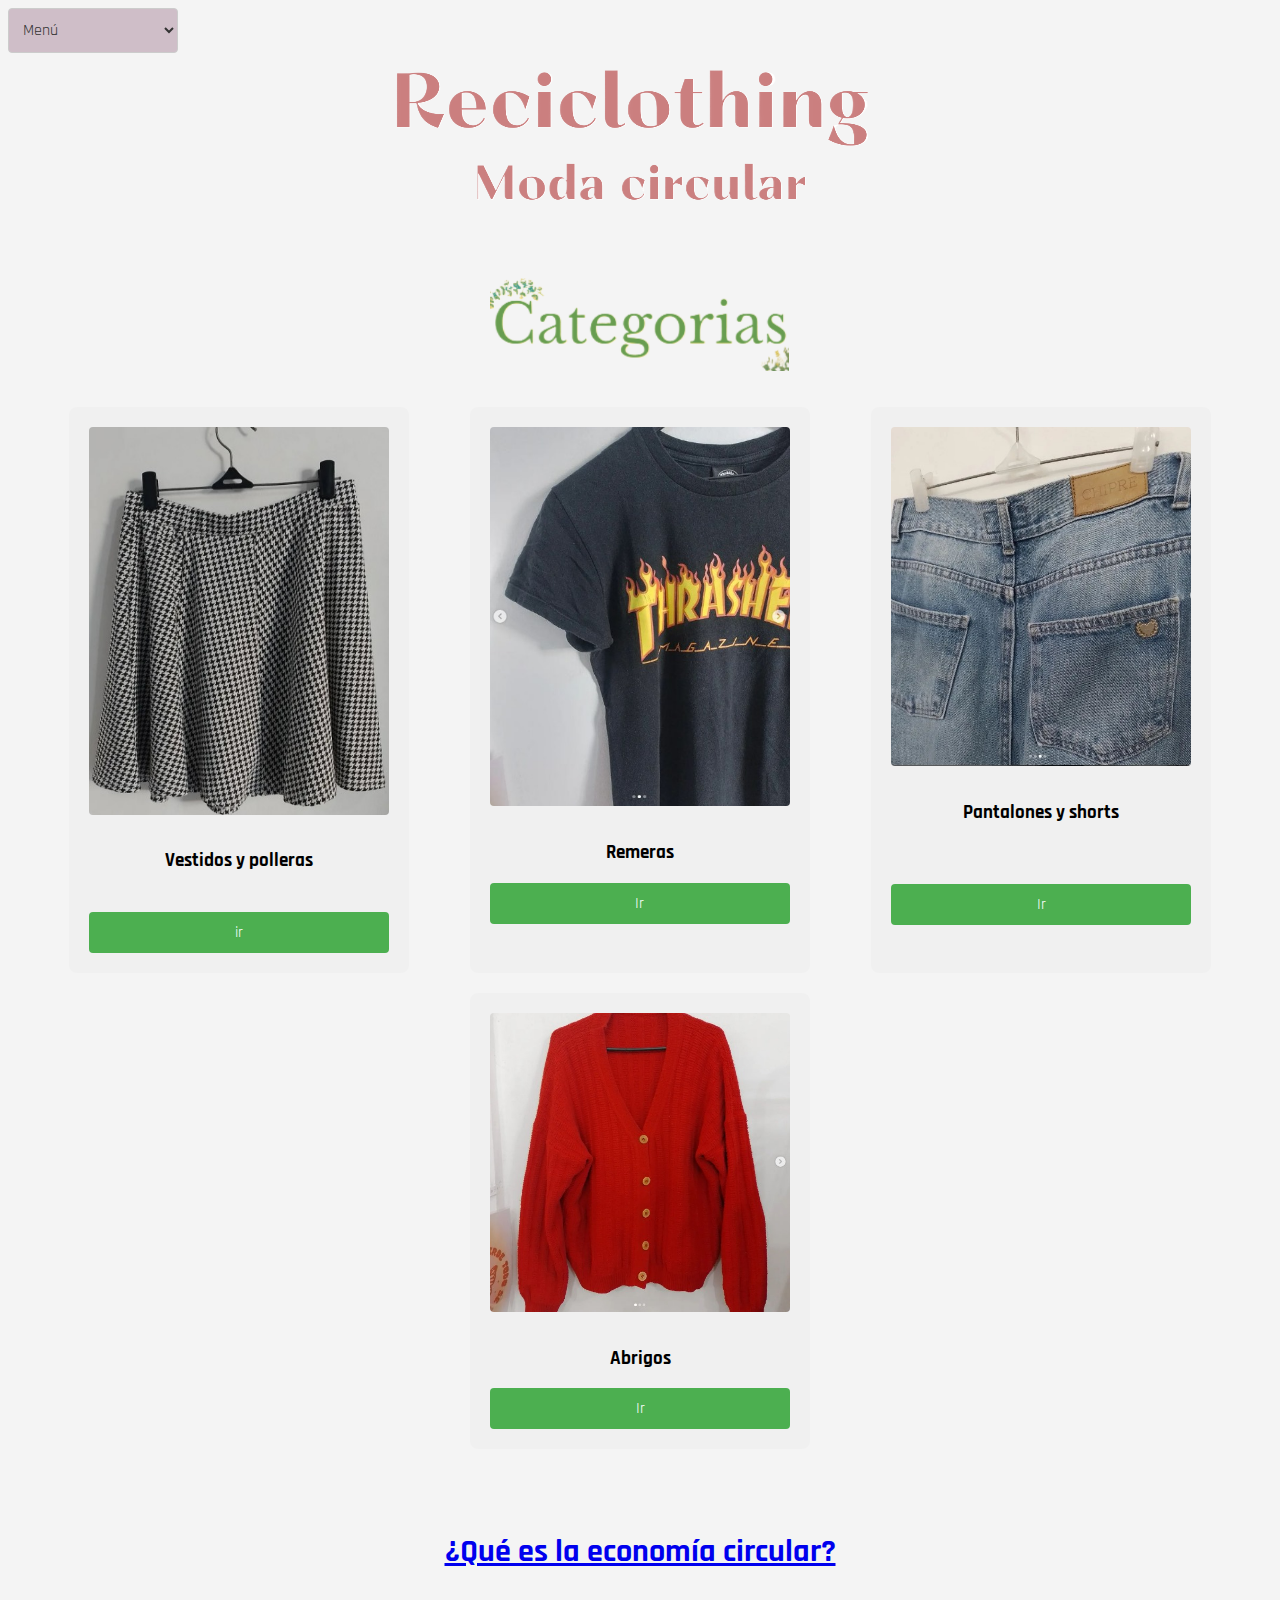
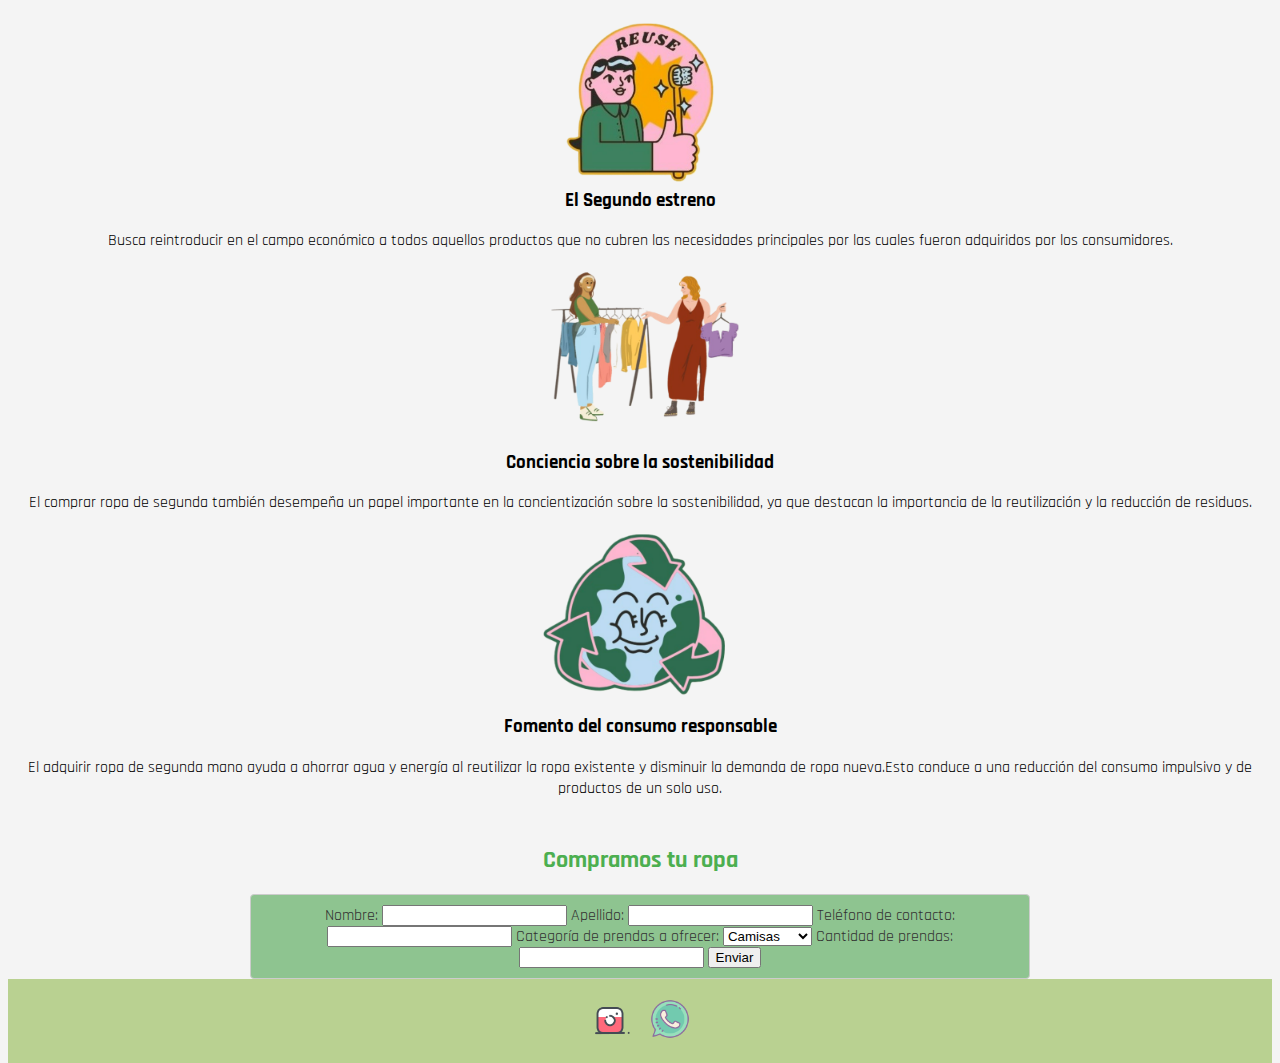
<file: index.html>
<!DOCTYPE html>
<html lang="es">
<head>
    <meta charset="UTF-8"> 
    <meta name="viewport" content="width=device-width, initial-scale=1.0">
    <title>Recicla tu ropa</title>
    <link rel="stylesheet" href="Styles.css">
    <link rel="preconnect" href="https://fonts.googleapis.com">
    <link rel="preconnect" href="https://fonts.gstatic.com" crossorigin>
    <link href="https://fonts.googleapis.com/css2?family=Rajdhani:wght@500&family=Ysabeau+Infant:wght@300&display=swap" rel="stylesheet">
</head> 
    <select id="dropdownMenu" onchange="redirectToPage(this.value)">
        <option value="" selected disabled>Menú</option>
        <option value="quienes_somos.html">Quiénes somos</option>
        <option value="donde_estamos.html">Dónde estamos</option>
        <option value="#compramos_tu_ropa">Compramos tu ropa</option>
    </select>
</nav>

<body>
<header>  
    <div id="inicio" style="text-align: center;"> 
        <img src="Imagenes/Recicla tu ropa.png-fotor-bg-remover-20231221205453.png" alt="" width="500">
    </div>
</header>
<main>
    <section id="categories">
        <h3> <img src="Imagenes/Categorias (1)-fotor-bg-remover-20231222215616.png" alt="" width="300"></h3>
        <div class="category-container">
            <section class="category">
                <img src="Polleras/Imagen de WhatsApp 2023-12-22 a las 10.11.12_949c4428.jpg" alt="">
                <h3>Vestidos y polleras</h3>
                <br>
                <a class="redirectButton" href="plleras.html"> ir</a>
            </section>
            <section class="category">
                <img src="Remeras/Imagen de WhatsApp 2023-12-22 a las 12.36.48_665c39e3.jpg" alt="">
                <h3>Remeras</h3>
                <a class="redirectButton" href="tops.html">Ir</a>
            </section>
            <section class="category">
                <img src="pantalones/Imagen de WhatsApp 2023-12-22 a las 14.54.58_465fa003.jpg" alt="">
                <div>
                <h3>Pantalones y shorts</h3>
                <br>
                <br>
                <a class="redirectButton" href="bottoms.html">Ir</a>
            </section>
            <section class="category">
                <img src="Abrigos/Imagen de WhatsApp 2023-12-22 a las 12.33.03_784f5da8.jpg" alt="">
                <h3>Abrigos</h3>
                <a class="redirectButton" href="bottoms.html">Ir</a>
            </div>
            </section>
        </div>        
    </section>
</main>
    <nav>
    <section id="categories">
        <section id="categories">
            <h1 style="text-align: center;"> <a href="https://economiacircular.org/economia-circular/"> ¿Qué es la economía circular? </a></h1>
        </section>
    <div class="Container">
        <div class="box"> <h3><img src="Imagenes/reusar png.png" alt="" width="150"> <br>El Segundo estreno</h3>
            <p>Busca reintroducir en el campo económico a todos aquellos productos que no cubren las necesidades principales por las cuales fueron adquiridos por los consumidores.</p>
        </div>
        <div class="box">    <h3><img src="Imagenes/feria-fotor-bg-remover-2023122221857.png" alt="" width="200"> <br> <br>Conciencia sobre la sostenibilidad</h3>
        
            <p>El comprar ropa de segunda también desempeña un papel importante en la concientización sobre la sostenibilidad, ya que destacan la importancia de la reutilización y la reducción de residuos.</p>
        </div>
        <div class="box">
            <h3><img src="Imagenes/planeta-fotor-bg-remover-20231222212420.png" alt="" width="200"> <br>Fomento del consumo responsable</h3>
            <p>El adquirir ropa de segunda mano ayuda a ahorrar agua y energía al reutilizar la ropa existente y disminuir la demanda de ropa nueva.Esto conduce a una reducción del consumo impulsivo y de productos de un solo uso.</p>
        </div>
    </section>

    <section id="compramos_tu_ropa">
        <h2>Compramos tu ropa</h2>
        <form action="procesar_formulario.php" method="post">
            <label for="nombre">Nombre:</label>
            <input type="text" id="nombre" name="nombre" required>

            <label for="apellido">Apellido:</label>
            <input type="text" id="apellido" name="apellido" required>

            <label for="telefono">Teléfono de contacto:</label>
            <input type="tel" id="telefono" name="telefono" required>

            <label for="categoria">Categoría de prendas a ofrecer:</label>
            <select id="categoria" name="categoria" required>
                <option value="camisas">Camisas</option>
                <option value="pantalones">Pantalones</option>
                <option value="vestidos">Vestidos</option>
            </select>
            <label for="cantidad">Cantidad de prendas:</label>
            <input type="number" id="cantidad" name="cantidad" required>

            <button type="submit">Enviar</button>
        </form>
        <script>
            // vuelve la página a la seleccion del desplegable
            function redirectToPage(value) {
                if (value && value.startsWith("#")) {
                    document.getElementById(value.substring(1)).scrollIntoView({ behavior: 'smooth' });
                } else if (value) {
                    window.location.href = value;
                }
            }
        </script>

<footer>
    <div id="redes-sociales">
        <a href="https://www.instagram.com/reciclothingferia/" target="_blank" title="Instagram"><img src="Imagenes/icons8-instagram-64.png" alt="Instagram"></a>
        <a href="https://wa.me/1234567890" target="_blank" title="WhatsApp"><img src="Imagenes/icons8-whatsapp-64.png" alt="WhatsApp"></a>
    </div>
</footer>
</body>
</html>
</file>
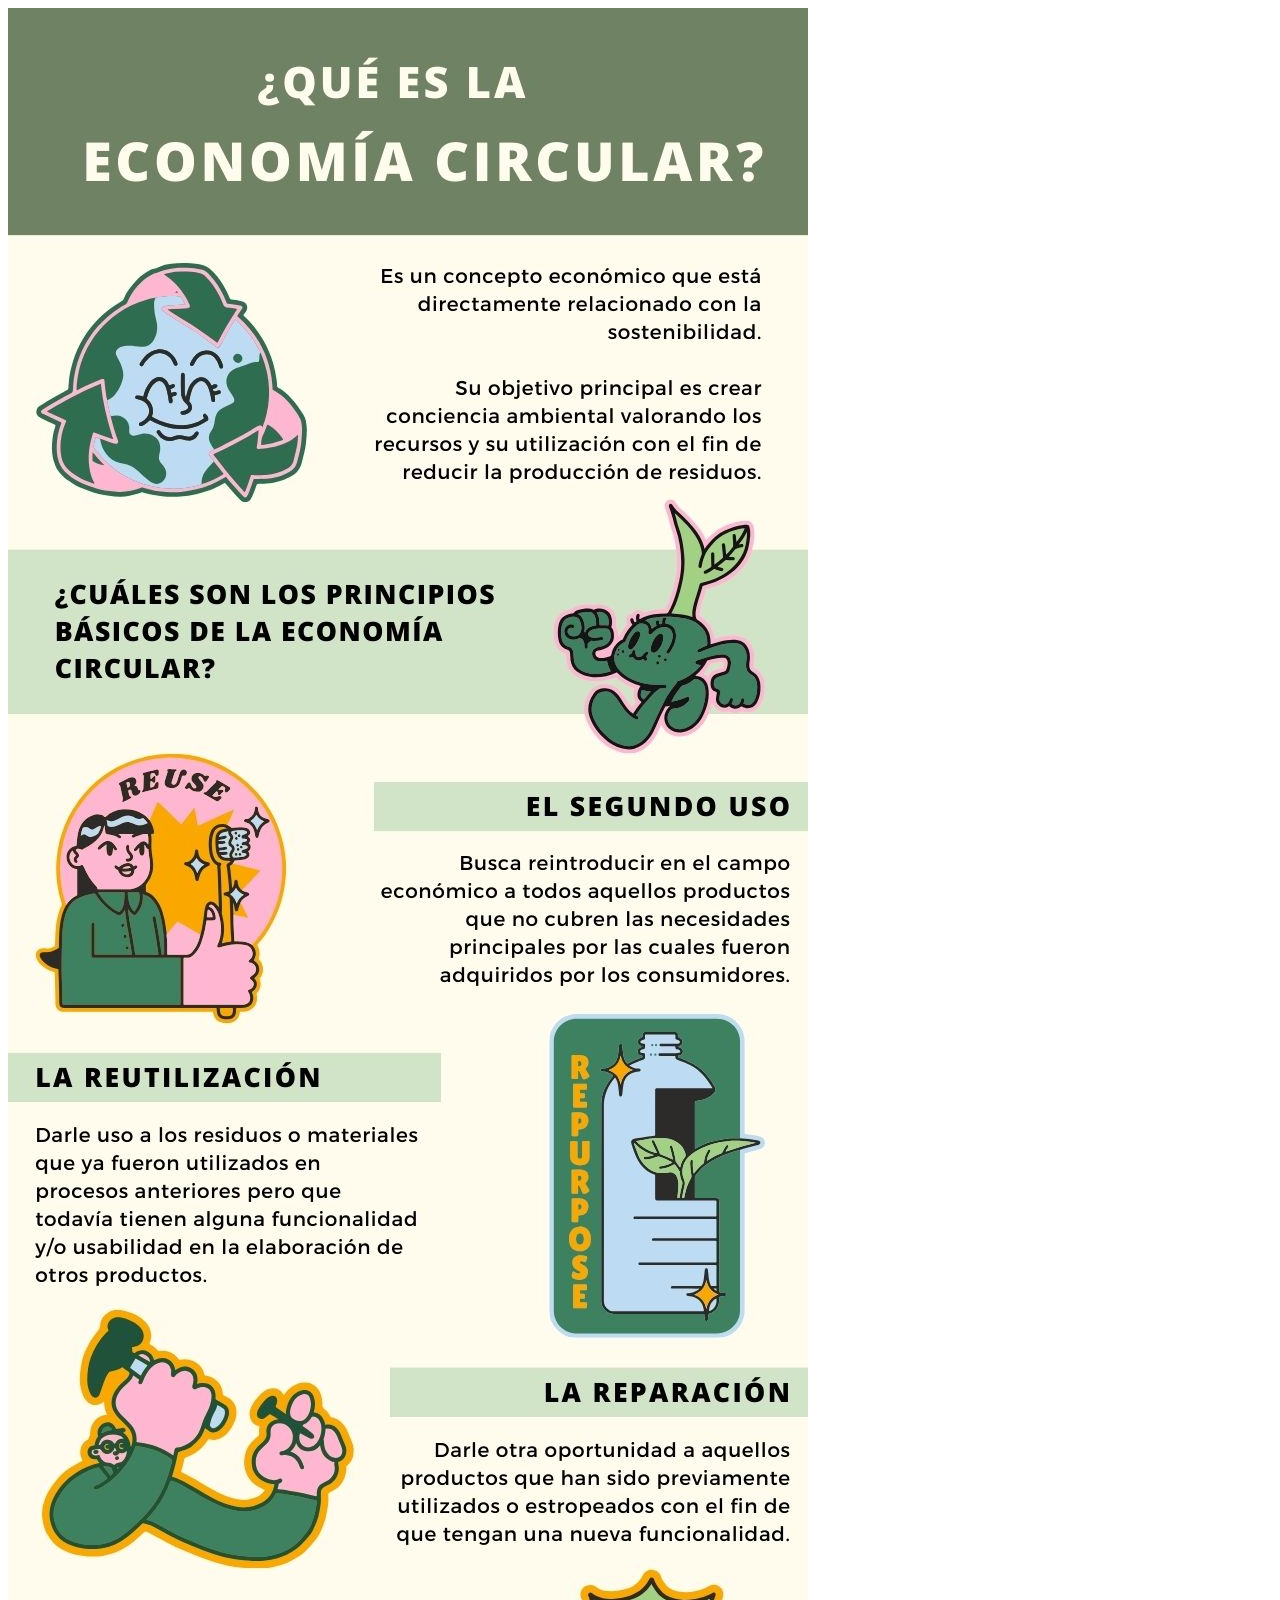
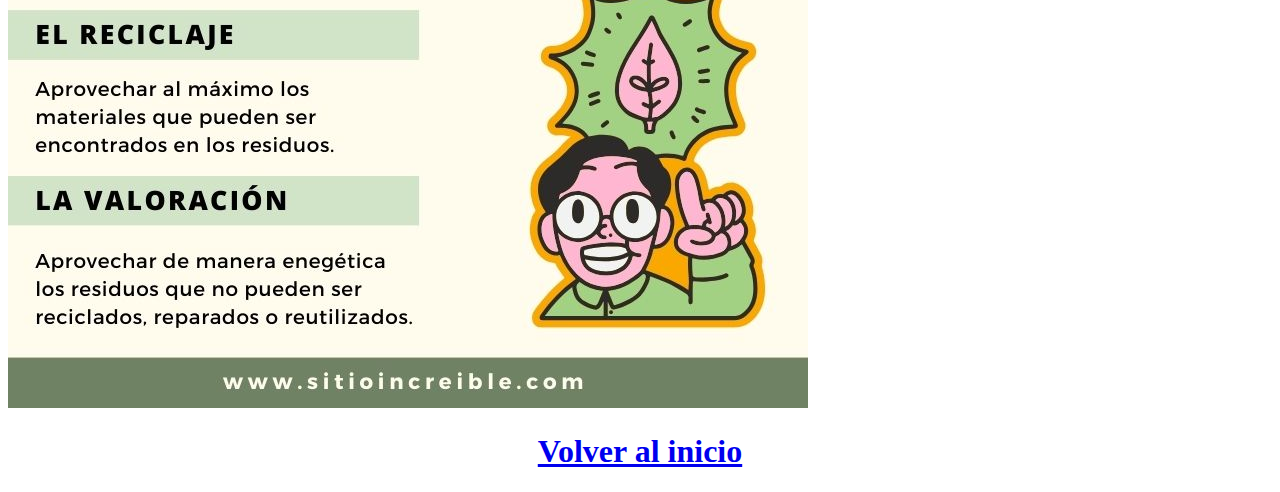
<file: econimiacircular.html>
<!DOCTYPE html>
<html5 lang="es">
<head>
    <meta charset="UTF-8"> 
    <meta name="viewport" content="width=device-width, initial-scale=1.0">
    <title>Recicla tu ropa </title>


    <img src="Imagenes/Infografía Ilustrativa Día de la Tierra Economía Circular Verde y Crema.jpg" alt="600">


    <h1 style="text-align: center;"> <a  href="tp.html"> <b>Volver al inicio</b></a></h1>
</file>
<file: Styles.css>
body {
    background-image: url(https://media.istockphoto.com/id/1321460317/es/vector/ilustraci%C3%B3n-vectorial-de-concepto-de-moda-lenta-con-globo-de-planeta-de-la-tierra-percha-de.jpg?s=612x612&w=0&k=20&c=5sMwm01wjgcs1ZTf4KFyYuu7Crwc_VyJvYkC-lMw1Uo=);
    font-family: 'Arial', sans-serif;
    background-color: #f4f4f4;
    flex-direction: column;
    align-items: center;
    justify-content: center;
    height: 100vh;
    }
h1 {
    font-family: 'Rajdhani', sans-serif;
}
#dropdownMenu {
    padding: 10px;
    font-family: 'Rajdhani', sans-serif;
    font-size: 16px;
    border: 1px solid #ccc;
    border-radius: 4px;
    background-color: #cfbec8;
    color: #333;
    cursor: pointer;
}

#dropdownMenu option {
    font-family: 'Rajdhani', sans-serif;
    font-size: 16px;
}

header {
    text-align: center;
    margin-bottom: 20px;
}

section {
    text-align: center;
}

#categories {
    font-family: 'Rajdhani', sans-serif;
    text-align: center;
    padding: 10px;
}

.category-container {
    display: flex;
    justify-content: space-around;
    margin: 20px;
    flex-wrap: wrap;
}

.category {
    width: 300px;
    padding: 20px;
    margin: 10px;
    background-color: #f0f0f0;
    border-radius: 8px;
    text-align: center;
}

.category img {
    width: 100%;
    height: auto;
    border-radius: 4px;
    margin-bottom: 10px;
}

.category h3 {
    text-align: center;
}
.redirectButton {
    display: block;
    text-align: center;
    padding: 10px;
    background-color: #4caf50;
    color: #fff;
    text-decoration: none;
    border-radius: 4px;
}
aside {
    float: left;
    width: 30%; 
    margin-right: 20px; 
}


aside {
    float: left;
    width: 30%; 
    margin-right: 20px; 
   
}

#economiacircular {
    display: flex;
    flex-direction: row;
}
h2{ 
    font-family: 'Rajdhani', sans-serif;
    color: #4caf50;


}

form {
    padding: 10px;
    font-family: 'Rajdhani', sans-serif;
    font-size: 16px;
    border: 1px solid #ccc;
    border-radius: 4px;
    background-color: #8ec490;
    color: #333;
    cursor: pointer;
}

/* dispositivos con un ancho máximo de 700px */
@media only screen and (max-width: 700px) {
    form {
        display: flex;
        flex-direction: column; 
        width: 80%; 
        margin: 0 auto; 
    }
}

/*pantallas más grandes*/
@media only screen and (min-width: 701px) {
    form {
        flex-direction: row; /* Mantén la dirección horizontal en pantallas más grandes */
        justify-content: space-between; /* Distribuye los elementos horizontalmente */
        align-items: center; /* Centra verticalmente los elementos */
        width: 60%; /* Puedes ajustar el ancho según tus preferencias */
        margin: 0 auto; /* Centra el formulario en la pantalla */
    }
}

footer {
    background-color: #b9d191;
    color: #fff;
    text-align: center;
    padding: 20px;
}

#redes-sociales {
    display: flex;
    justify-content: center;
    align-items: center;
}

#redes-sociales a {
    margin: 0 10px;
    display: inline-block;
}

#redes-sociales img {
    width: 40px; 
    height: auto;
}
</file>
